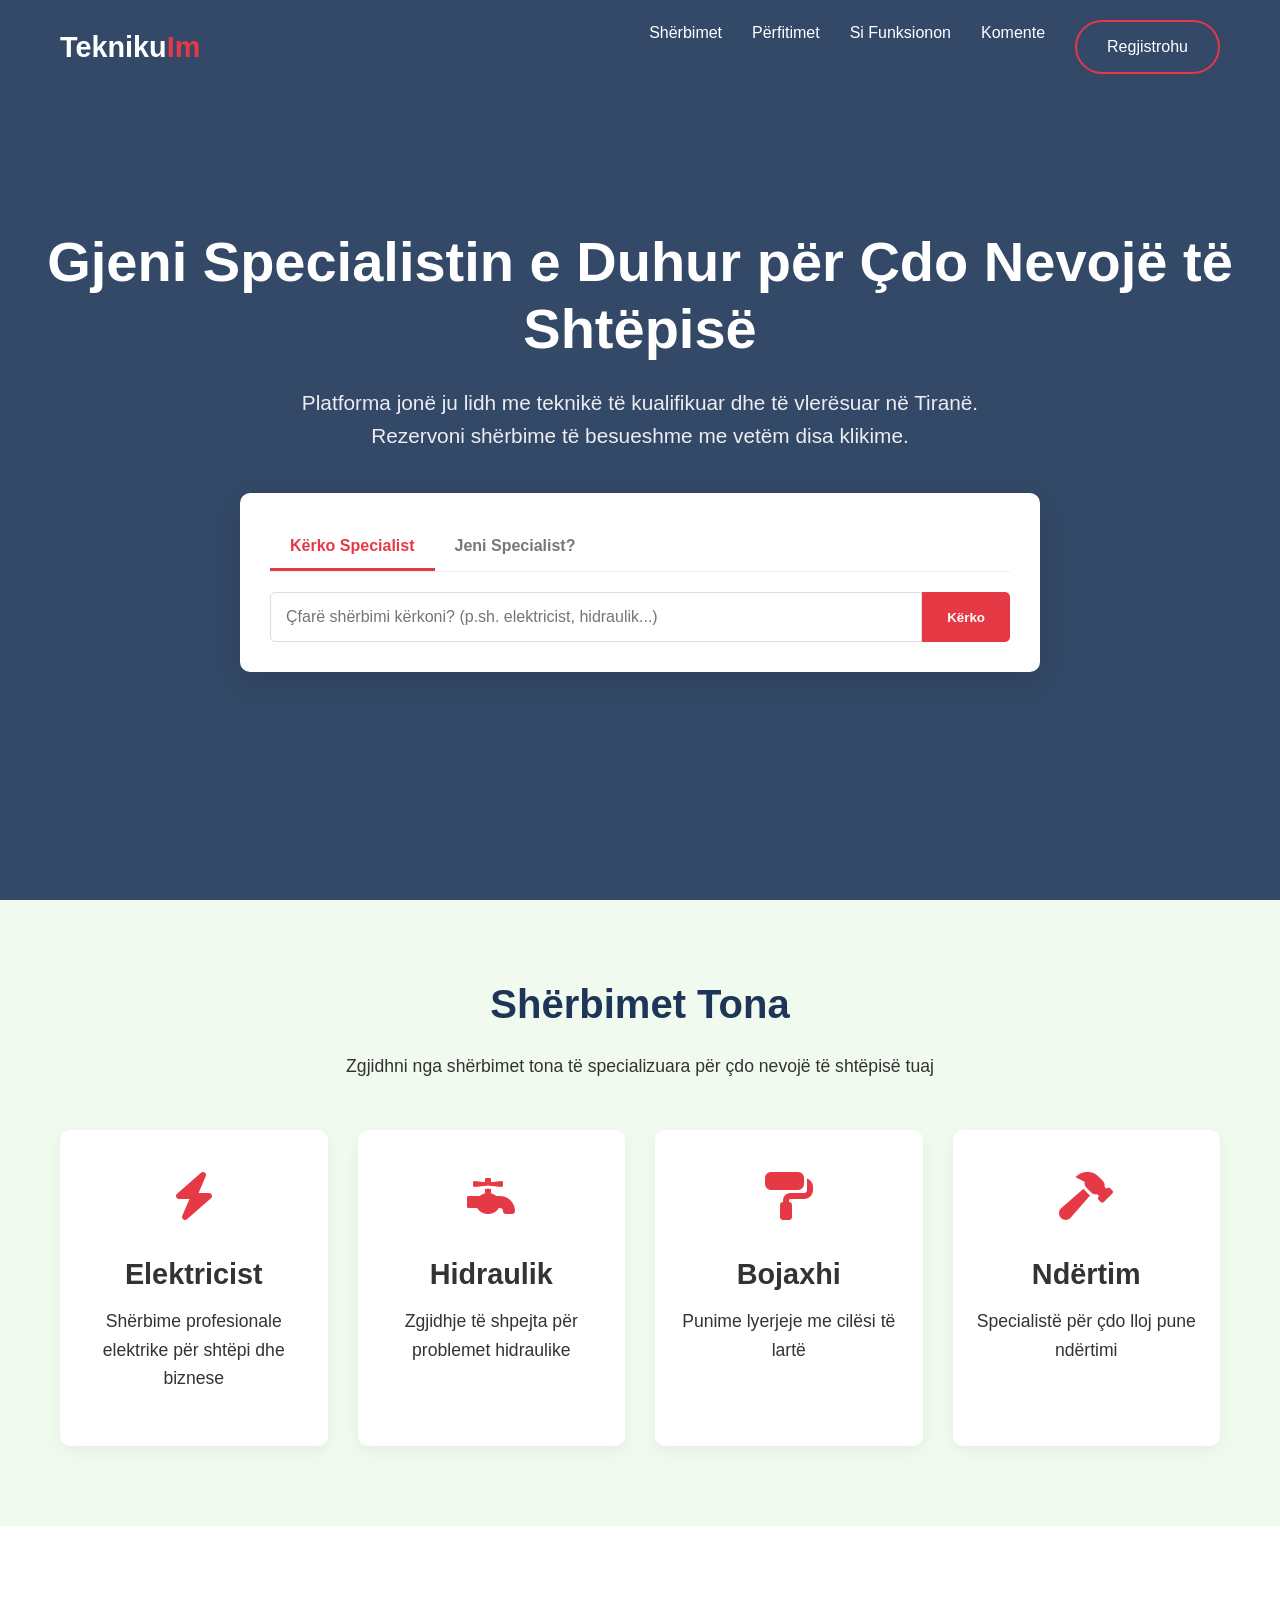
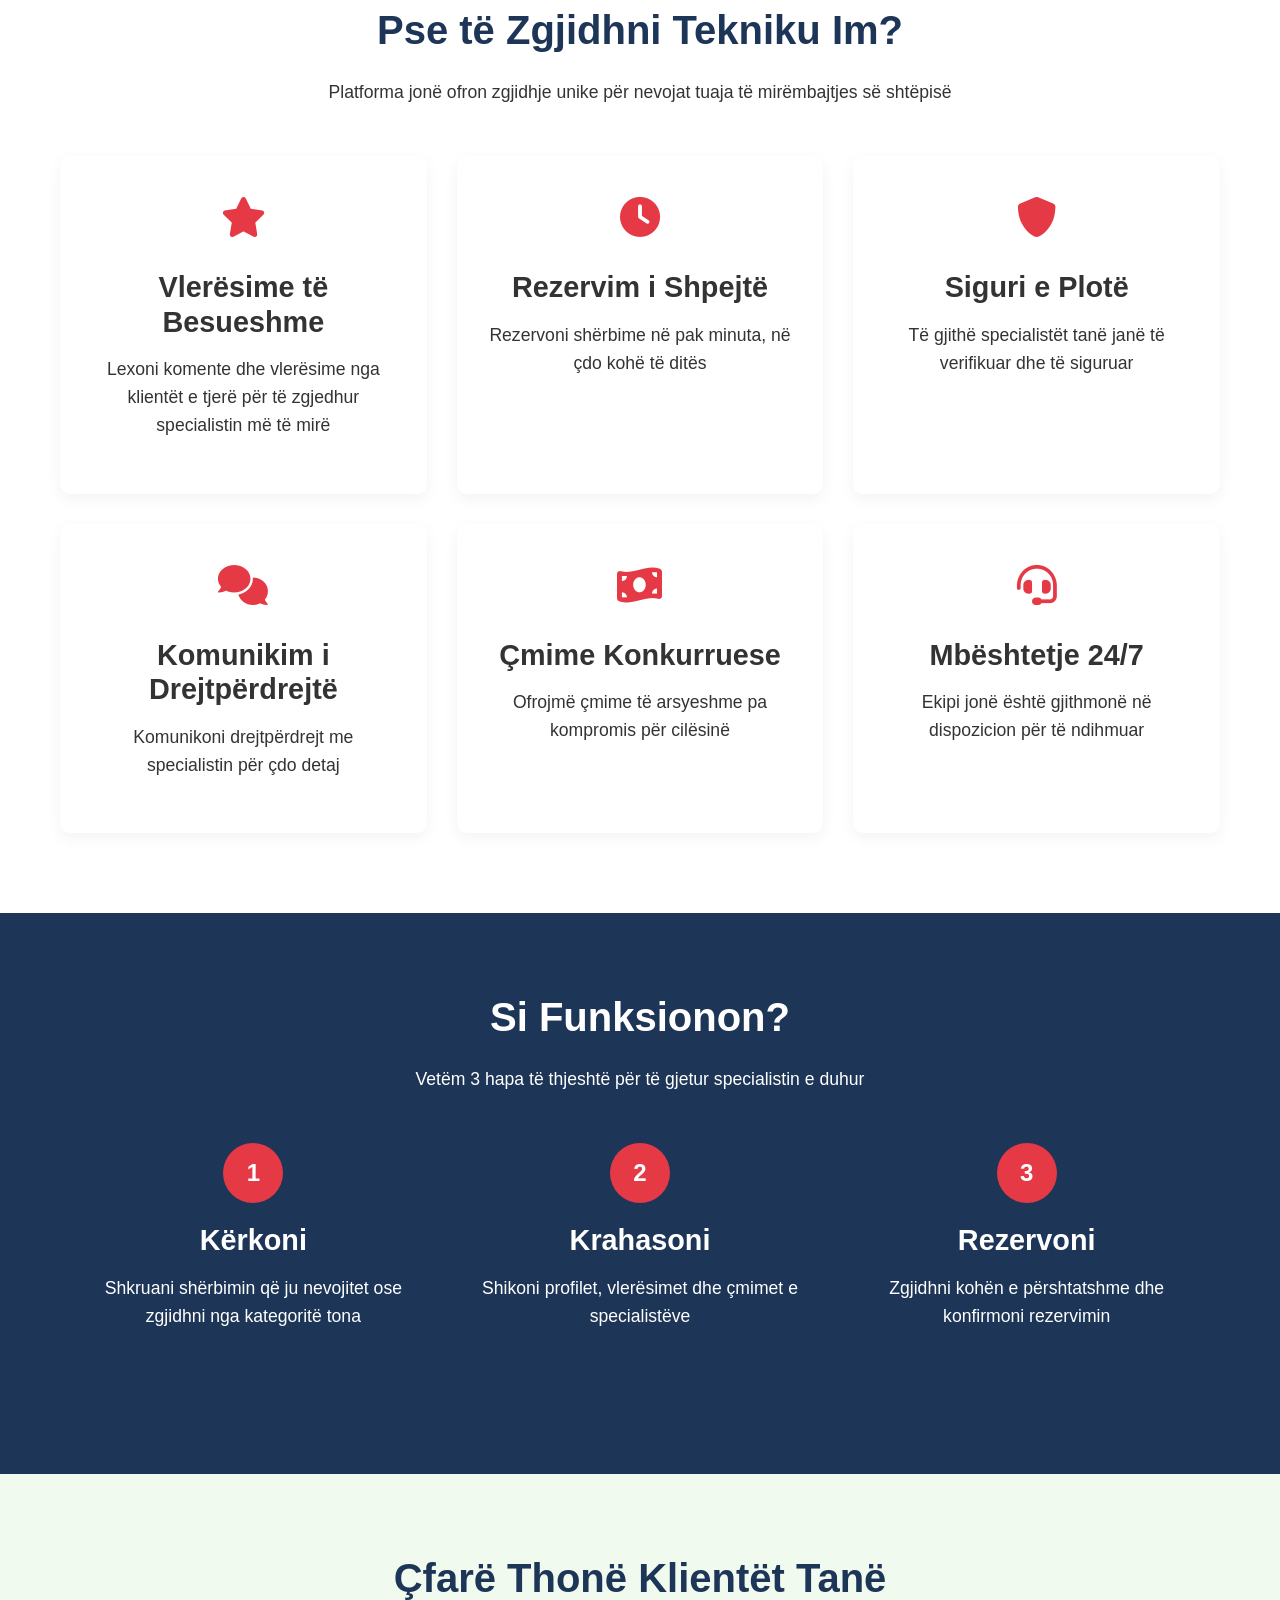
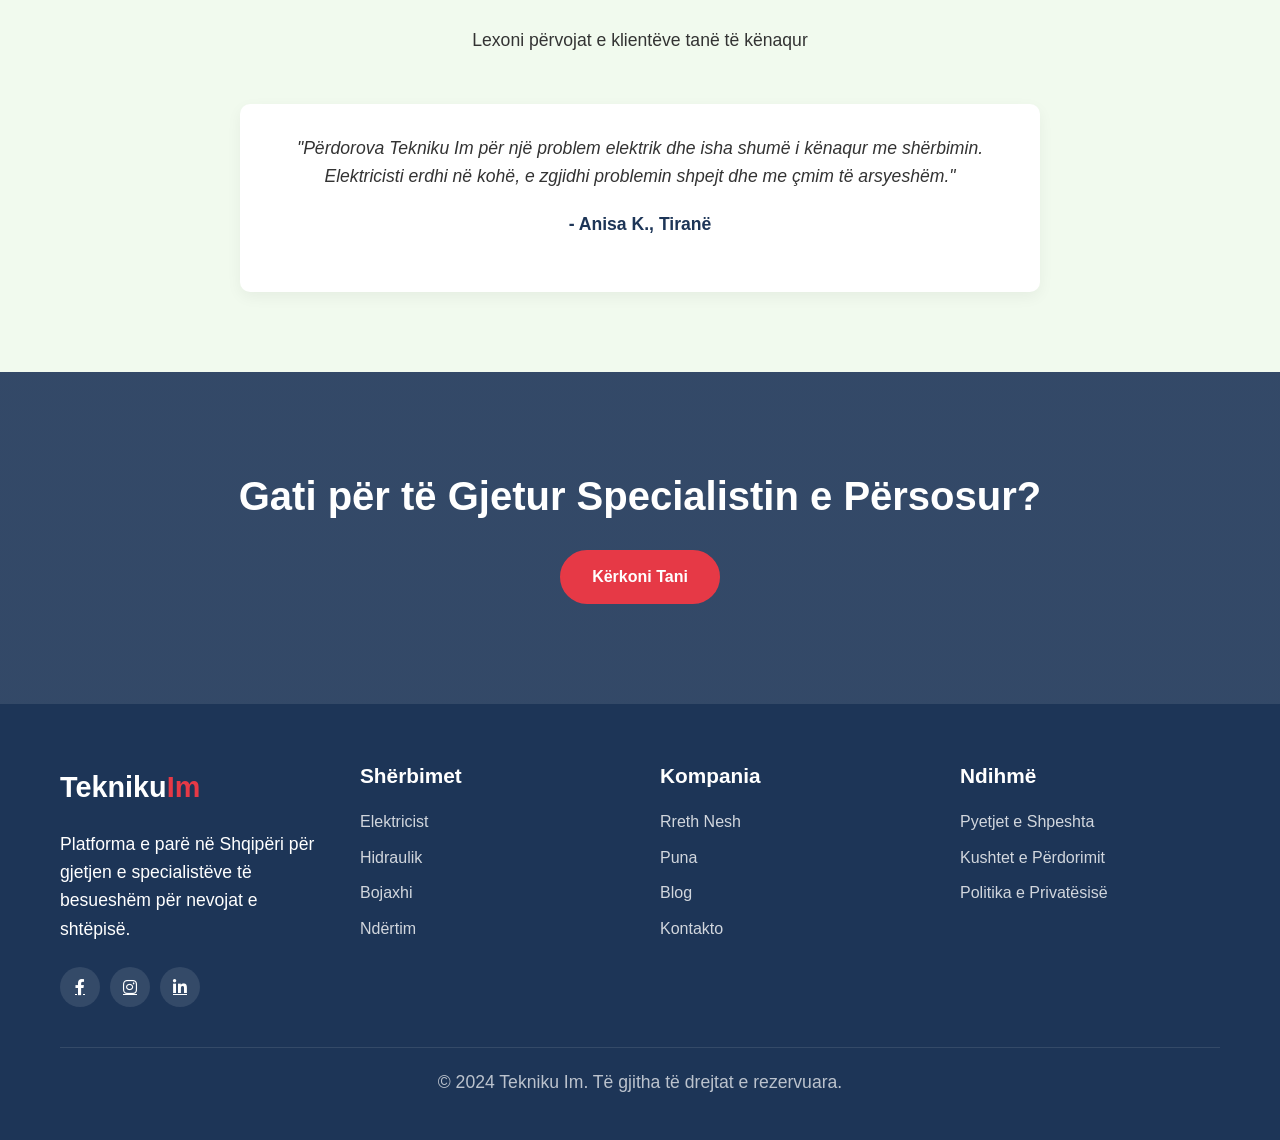
<file: Dea_projekt/index.html>
<?php
// Start session and include config at the very top
session_start();
require_once 'includes/config.php';

// Check if user is logged in
$loggedIn = isset($_SESSION['user']);
$userType = $loggedIn ? $_SESSION['user']['type'] : null;
?>

<!DOCTYPE html>
<html lang="sq">
<head>
    <meta charset="UTF-8">
    <meta name="viewport" content="width=device-width, initial-scale=1.0">
    <title>Tekniku Im - Platforma e Specialistëve për Shtëpinë Tua</title>
    <link rel="stylesheet" href="https://cdnjs.cloudflare.com/ajax/libs/font-awesome/6.0.0-beta3/css/all.min.css">
    <style>
        :root {
            --primary: #E63946; /* Vibrant red for accents */
            --secondary: #1D3557; /* Dark blue for headings */
            --light: #F1FAEE; /* Light background */
            --accent: #A8DADC; /* Light blue accent */
            --text: #333333; /* Main text color */
        }

        /* Base Styles */
        * {
            margin: 0;
            padding: 0;
            box-sizing: border-box;
        }

        body {
            font-family: 'Segoe UI', Tahoma, Geneva, Verdana, sans-serif;
            color: var(--text);
            line-height: 1.6;
            overflow-x: hidden;
        }

        .container {
            width: 100%;
            max-width: 1200px;
            margin: 0 auto;
            padding: 0 20px;
        }

        section {
            padding: 80px 0;
        }

        h1, h2, h3 {
            font-weight: 700;
            line-height: 1.2;
        }

        h2 {
            font-size: 2.5rem;
            margin-bottom: 1.5rem;
            color: var(--secondary);
        }

        h3 {
            font-size: 1.8rem;
            margin-bottom: 1rem;
        }

        p {
            margin-bottom: 1.5rem;
            font-size: 1.1rem;
        }

        .btn {
            display: inline-block;
            background: var(--primary);
            color: white;
            padding: 12px 30px;
            border-radius: 50px;
            text-decoration: none;
            font-weight: 600;
            transition: all 0.3s ease;
            border: 2px solid var(--primary);
        }

        .btn:hover {
            background: transparent;
            color: var(--primary);
        }

        .btn-secondary {
            background: transparent;
            color: var(--primary);
            border-color: var(--primary);
        }

        .btn-secondary:hover {
            background: var(--primary);
            color: white;
        }

        /* Header */
        header {
            background: linear-gradient(rgba(29, 53, 87, 0.9), rgba(29, 53, 87, 0.9)), url('https://images.unsplash.com/photo-1600585154340-be6161a56a0c?ixlib=rb-1.2.1&auto=format&fit=crop&w=1350&q=80') no-repeat center center/cover;
            color: white;
            min-height: 100vh;
            display: flex;
            align-items: center;
            text-align: center;
            position: relative;
        }

        .header-content {
            width: 100%;
            padding: 0 20px;
        }

        .header-content h1 {
            font-size: 3.5rem;
            margin-bottom: 1.5rem;
            color: white;
        }

        .header-content p {
            font-size: 1.3rem;
            max-width: 700px;
            margin: 0 auto 2rem;
            color: rgba(255,255,255,0.9);
        }

        /* Navigation */
        nav {
            position: fixed;
            top: 0;
            left: 0;
            width: 100%;
            padding: 20px 0;
            z-index: 1000;
            transition: all 0.3s ease;
        }

        nav.scrolled {
            background: white;
            box-shadow: 0 5px 20px rgba(0,0,0,0.1);
            padding: 15px 0;
        }

        nav.scrolled .logo,
        nav.scrolled a {
            color: var(--secondary);
        }

        nav.scrolled a:hover {
            color: var(--primary);
        }

        .nav-container {
            display: flex;
            justify-content: space-between;
            align-items: center;
        }

        .logo {
            font-size: 1.8rem;
            font-weight: 700;
            color: white;
            text-decoration: none;
        }

        .logo span {
            color: var(--primary);
        }

        .nav-links {
            display: flex;
            list-style: none;
        }

        .nav-links li {
            margin-left: 30px;
        }

        .nav-links a {
            color: white;
            text-decoration: none;
            font-weight: 500;
            transition: color 0.3s ease;
        }

        .nav-links a:hover {
            color: var(--accent);
        }

        /* Search Box */
        .search-box {
            background: white;
            padding: 30px;
            border-radius: 10px;
            max-width: 800px;
            margin: 40px auto 0;
            box-shadow: 0 10px 30px rgba(0,0,0,0.1);
        }

        .search-tabs {
            display: flex;
            margin-bottom: 20px;
            border-bottom: 1px solid #eee;
        }

        .search-tab {
            padding: 10px 20px;
            cursor: pointer;
            font-weight: 600;
            color: #777;
            border-bottom: 3px solid transparent;
            transition: all 0.3s ease;
        }

        .search-tab.active {
            color: var(--primary);
            border-bottom-color: var(--primary);
        }

        .search-form {
            display: flex;
        }

        .search-input {
            flex: 1;
            padding: 15px;
            border: 1px solid #ddd;
            border-radius: 5px 0 0 5px;
            font-size: 1rem;
        }

        .search-btn {
            background: var(--primary);
            color: white;
            border: none;
            padding: 0 25px;
            border-radius: 0 5px 5px 0;
            cursor: pointer;
            font-weight: 600;
            transition: background 0.3s ease;
        }

        .search-btn:hover {
            background: #c1121f;
        }

        /* Services Section */
        .services {
            background: var(--light);
            text-align: center;
        }

        .services-grid {
            display: grid;
            grid-template-columns: repeat(auto-fit, minmax(250px, 1fr));
            gap: 30px;
            margin-top: 50px;
        }

        .service-card {
            background: white;
            border-radius: 10px;
            padding: 30px 20px;
            box-shadow: 0 5px 15px rgba(0,0,0,0.05);
            transition: transform 0.3s ease, box-shadow 0.3s ease;
        }

        .service-card:hover {
            transform: translateY(-10px);
            box-shadow: 0 15px 30px rgba(0,0,0,0.1);
        }

        .service-icon {
            font-size: 3rem;
            color: var(--primary);
            margin-bottom: 20px;
        }

        /* Features Section */
        .features {
            text-align: center;
        }

        .features-grid {
            display: grid;
            grid-template-columns: repeat(auto-fit, minmax(300px, 1fr));
            gap: 30px;
            margin-top: 50px;
        }

        .feature-card {
            padding: 30px;
            border-radius: 10px;
            background: white;
            box-shadow: 0 5px 15px rgba(0,0,0,0.05);
            transition: all 0.3s ease;
        }

        .feature-card:hover {
            transform: translateY(-5px);
            box-shadow: 0 10px 25px rgba(0,0,0,0.1);
        }

        .feature-icon {
            font-size: 2.5rem;
            color: var(--primary);
            margin-bottom: 20px;
        }

        /* How It Works */
        .how-it-works {
            background: var(--secondary);
            color: white;
            text-align: center;
        }

        .how-it-works h2 {
            color: white;
        }

        .steps {
            display: flex;
            justify-content: space-between;
            margin-top: 50px;
            flex-wrap: wrap;
        }

        .step {
            flex: 1;
            min-width: 250px;
            padding: 0 20px;
            position: relative;
            margin-bottom: 40px;
        }

        .step-number {
            background: var(--primary);
            color: white;
            width: 60px;
            height: 60px;
            border-radius: 50%;
            display: flex;
            align-items: center;
            justify-content: center;
            margin: 0 auto 20px;
            font-weight: bold;
            font-size: 1.5rem;
        }

        /* Testimonials */
        .testimonials {
            background: var(--light);
            text-align: center;
        }

        .testimonial-slider {
            max-width: 800px;
            margin: 50px auto 0;
        }

        .testimonial {
            background: white;
            padding: 30px;
            border-radius: 10px;
            box-shadow: 0 5px 15px rgba(0,0,0,0.05);
        }

        .testimonial-text {
            font-style: italic;
            margin-bottom: 20px;
            font-size: 1.1rem;
        }

        .testimonial-author {
            font-weight: 600;
            color: var(--secondary);
        }

        /* CTA Section */
        .cta {
            background: linear-gradient(rgba(29, 53, 87, 0.9), rgba(29, 53, 87, 0.9)), url('https://images.unsplash.com/photo-1600585154340-be6161a56a0c?ixlib=rb-1.2.1&auto=format&fit=crop&w=1350&q=80') no-repeat center center/cover;
            color: white;
            text-align: center;
            padding: 100px 0;
        }

        .cta h2 {
            color: white;
            margin-bottom: 30px;
        }

        /* Footer */
        footer {
            background: var(--secondary);
            color: white;
            padding: 60px 0 20px;
        }

        .footer-content {
            display: grid;
            grid-template-columns: repeat(auto-fit, minmax(200px, 1fr));
            gap: 40px;
            margin-bottom: 40px;
        }

        .footer-logo {
            font-size: 1.8rem;
            font-weight: 700;
            margin-bottom: 20px;
            color: white;
        }

        .footer-logo span {
            color: var(--primary);
        }

        .footer-links h3 {
            color: white;
            margin-bottom: 20px;
            font-size: 1.3rem;
        }

        .footer-links ul {
            list-style: none;
        }

        .footer-links li {
            margin-bottom: 10px;
        }

        .footer-links a {
            color: rgba(255,255,255,0.8);
            text-decoration: none;
            transition: color 0.3s ease;
        }

        .footer-links a:hover {
            color: var(--primary);
        }

        .social-links {
            display: flex;
            margin-top: 20px;
        }

        .social-links a {
            display: flex;
            align-items: center;
            justify-content: center;
            width: 40px;
            height: 40px;
            border-radius: 50%;
            background: rgba(255,255,255,0.1);
            color: white;
            margin-right: 10px;
            transition: all 0.3s ease;
        }

        .social-links a:hover {
            background: var(--primary);
            transform: translateY(-3px);
        }

        .copyright {
            text-align: center;
            padding-top: 20px;
            border-top: 1px solid rgba(255,255,255,0.1);
            color: rgba(255,255,255,0.7);
            font-size: 0.9rem;
        }

        /* Animations */
        .fade-in {
            opacity: 0;
            transform: translateY(30px);
            transition: all 0.6s ease;
        }

        .fade-in.active {
            opacity: 1;
            transform: translateY(0);
        }

        /* Responsive */
        @media (max-width: 768px) {
            h1 {
                font-size: 2.5rem;
            }

            h2 {
                font-size: 2rem;
            }

            .nav-links {
                display: none;
            }

            .steps {
                flex-direction: column;
            }

            .step {
                margin-bottom: 40px;
            }

            section {
                padding: 60px 0;
            }
        }
    </style>
</head>
<body>
<!-- Navigation -->
<nav id="navbar">
    <div class="container nav-container">
        <a href="#" class="logo">Tekniku<span>Im</span></a>
        <ul class="nav-links">
            <li><a href="#services">Shërbimet</a></li>
            <li><a href="#features">Përfitimet</a></li>
            <li><a href="#how-it-works">Si Funksionon</a></li>
            <li><a href="#testimonials">Komente</a></li>
            <li><a href="register.html" class="btn btn-secondary">Regjistrohu</a></li>
        </ul>
    </div>
</nav>

<!-- Header -->
<header>
    <div class="header-content">
        <h1>Gjeni Specialistin e Duhur për Çdo Nevojë të Shtëpisë</h1>
        <p>Platforma jonë ju lidh me teknikë të kualifikuar dhe të vlerësuar në Tiranë. Rezervoni shërbime të besueshme me vetëm disa klikime.</p>
        <div class="search-box fade-in">
            <div class="search-tabs">
                <div class="search-tab active">Kërko Specialist</div>
                <div class="search-tab">Jeni Specialist?</div>
            </div>
            <form class="search-form">
                <input type="text" class="search-input" placeholder="Çfarë shërbimi kërkoni? (p.sh. elektricist, hidraulik...)">
                <button type="submit" class="search-btn">Kërko</button>
            </form>
        </div>
    </div>
</header>

<!-- Services Section -->
<section id="services" class="services">
    <div class="container">
        <h2 class="fade-in">Shërbimet Tona</h2>
        <p class="fade-in">Zgjidhni nga shërbimet tona të specializuara për çdo nevojë të shtëpisë tuaj</p>

        <div class="services-grid">
            <div class="service-card fade-in">
                <div class="service-icon"><i class="fas fa-bolt"></i></div>
                <h3>Elektricist</h3>
                <p>Shërbime profesionale elektrike për shtëpi dhe biznese</p>
            </div>

            <div class="service-card fade-in">
                <div class="service-icon"><i class="fas fa-faucet"></i></div>
                <h3>Hidraulik</h3>
                <p>Zgjidhje të shpejta për problemet hidraulike</p>
            </div>

            <div class="service-card fade-in">
                <div class="service-icon"><i class="fas fa-paint-roller"></i></div>
                <h3>Bojaxhi</h3>
                <p>Punime lyerjeje me cilësi të lartë</p>
            </div>

            <div class="service-card fade-in">
                <div class="service-icon"><i class="fas fa-hammer"></i></div>
                <h3>Ndërtim</h3>
                <p>Specialistë për çdo lloj pune ndërtimi</p>
            </div>
        </div>
    </div>
</section>

<!-- Features Section -->
<section id="features" class="features">
    <div class="container">
        <h2 class="fade-in">Pse të Zgjidhni Tekniku Im?</h2>
        <p class="fade-in">Platforma jonë ofron zgjidhje unike për nevojat tuaja të mirëmbajtjes së shtëpisë</p>

        <div class="features-grid">
            <div class="feature-card fade-in">
                <div class="feature-icon"><i class="fas fa-star"></i></div>
                <h3>Vlerësime të Besueshme</h3>
                <p>Lexoni komente dhe vlerësime nga klientët e tjerë për të zgjedhur specialistin më të mirë</p>
            </div>

            <div class="feature-card fade-in">
                <div class="feature-icon"><i class="fas fa-clock"></i></div>
                <h3>Rezervim i Shpejtë</h3>
                <p>Rezervoni shërbime në pak minuta, në çdo kohë të ditës</p>
            </div>

            <div class="feature-card fade-in">
                <div class="feature-icon"><i class="fas fa-shield-alt"></i></div>
                <h3>Siguri e Plotë</h3>
                <p>Të gjithë specialistët tanë janë të verifikuar dhe të siguruar</p>
            </div>

            <div class="feature-card fade-in">
                <div class="feature-icon"><i class="fas fa-comments"></i></div>
                <h3>Komunikim i Drejtpërdrejtë</h3>
                <p>Komunikoni drejtpërdrejt me specialistin për çdo detaj</p>
            </div>

            <div class="feature-card fade-in">
                <div class="feature-icon"><i class="fas fa-money-bill-wave"></i></div>
                <h3>Çmime Konkurruese</h3>
                <p>Ofrojmë çmime të arsyeshme pa kompromis për cilësinë</p>
            </div>

            <div class="feature-card fade-in">
                <div class="feature-icon"><i class="fas fa-headset"></i></div>
                <h3>Mbështetje 24/7</h3>
                <p>Ekipi jonë është gjithmonë në dispozicion për të ndihmuar</p>
            </div>
        </div>
    </div>
</section>

<!-- How It Works Section -->
<section id="how-it-works" class="how-it-works">
    <div class="container">
        <h2 class="fade-in">Si Funksionon?</h2>
        <p class="fade-in">Vetëm 3 hapa të thjeshtë për të gjetur specialistin e duhur</p>

        <div class="steps">
            <div class="step fade-in">
                <div class="step-number">1</div>
                <h3>Kërkoni</h3>
                <p>Shkruani shërbimin që ju nevojitet ose zgjidhni nga kategoritë tona</p>
            </div>

            <div class="step fade-in">
                <div class="step-number">2</div>
                <h3>Krahasoni</h3>
                <p>Shikoni profilet, vlerësimet dhe çmimet e specialistëve</p>
            </div>

            <div class="step fade-in">
                <div class="step-number">3</div>
                <h3>Rezervoni</h3>
                <p>Zgjidhni kohën e përshtatshme dhe konfirmoni rezervimin</p>
            </div>
        </div>
    </div>
</section>

<!-- Testimonials Section -->
<section id="testimonials" class="testimonials">
    <div class="container">
        <h2 class="fade-in">Çfarë Thonë Klientët Tanë</h2>
        <p class="fade-in">Lexoni përvojat e klientëve tanë të kënaqur</p>

        <div class="testimonial-slider fade-in">
            <div class="testimonial">
                <p class="testimonial-text">"Përdorova Tekniku Im për një problem elektrik dhe isha shumë i kënaqur me shërbimin. Elektricisti erdhi në kohë, e zgjidhi problemin shpejt dhe me çmim të arsyeshëm."</p>
                <p class="testimonial-author">- Anisa K., Tiranë</p>
            </div>
        </div>
    </div>
</section>

<!-- CTA Section -->
<section class="cta">
    <div class="container">
        <h2 class="fade-in">Gati për të Gjetur Specialistin e Përsosur?</h2>
        <a href="#" class="btn fade-in">Kërkoni Tani</a>
    </div>
</section>

<!-- Footer -->
<footer>
    <div class="container">
        <div class="footer-content">
            <div class="footer-about">
                <div class="footer-logo">Tekniku<span>Im</span></div>
                <p>Platforma e parë në Shqipëri për gjetjen e specialistëve të besueshëm për nevojat e shtëpisë.</p>
                <div class="social-links">
                    <a href="#"><i class="fab fa-facebook-f"></i></a>
                    <a href="#"><i class="fab fa-instagram"></i></a>
                    <a href="#"><i class="fab fa-linkedin-in"></i></a>
                </div>
            </div>

            <div class="footer-links">
                <h3>Shërbimet</h3>
                <ul>
                    <li><a href="#">Elektricist</a></li>
                    <li><a href="#">Hidraulik</a></li>
                    <li><a href="#">Bojaxhi</a></li>
                    <li><a href="#">Ndërtim</a></li>
                </ul>
            </div>

            <div class="footer-links">
                <h3>Kompania</h3>
                <ul>
                    <li><a href="#">Rreth Nesh</a></li>
                    <li><a href="#">Puna</a></li>
                    <li><a href="#">Blog</a></li>
                    <li><a href="#">Kontakto</a></li>
                </ul>
            </div>

            <div class="footer-links">
                <h3>Ndihmë</h3>
                <ul>
                    <li><a href="#">Pyetjet e Shpeshta</a></li>
                    <li><a href="#">Kushtet e Përdorimit</a></li>
                    <li><a href="#">Politika e Privatësisë</a></li>
                </ul>
            </div>
        </div>

        <div class="copyright">
            <p>&copy; 2024 Tekniku Im. Të gjitha të drejtat e rezervuara.</p>
        </div>
    </div>
</footer>

<script>
    // Navigation scroll effect
    window.addEventListener('scroll', function() {
        const navbar = document.getElementById('navbar');
        if (window.scrollY > 50) {
            navbar.classList.add('scrolled');
        } else {
            navbar.classList.remove('scrolled');
        }
    });

    // Scroll animations
    const fadeElements = document.querySelectorAll('.fade-in');

    const fadeObserver = new IntersectionObserver((entries) => {
        entries.forEach(entry => {
            if (entry.isIntersecting) {
                entry.target.classList.add('active');
            }
        });
    }, { threshold: 0.1 });

    fadeElements.forEach(element => {
        fadeObserver.observe(element);
    });

    // Search tabs functionality
    const searchTabs = document.querySelectorAll('.search-tab');

    searchTabs.forEach(tab => {
        tab.addEventListener('click', function() {
            searchTabs.forEach(t => t.classList.remove('active'));
            this.classList.add('active');
        });
    });

    // Smooth scrolling for navigation links
    document.querySelectorAll('a[href^="#"]').forEach(anchor => {
        anchor.addEventListener('click', function(e) {
            e.preventDefault();

            const targetId = this.getAttribute('href');
            if (targetId === '#') return;

            const targetElement = document.querySelector(targetId);
            if (targetElement) {
                window.scrollTo({
                    top: targetElement.offsetTop - 80,
                    behavior: 'smooth'
                });
            }
        });
    });
</script>
</body>
</html>
</file>
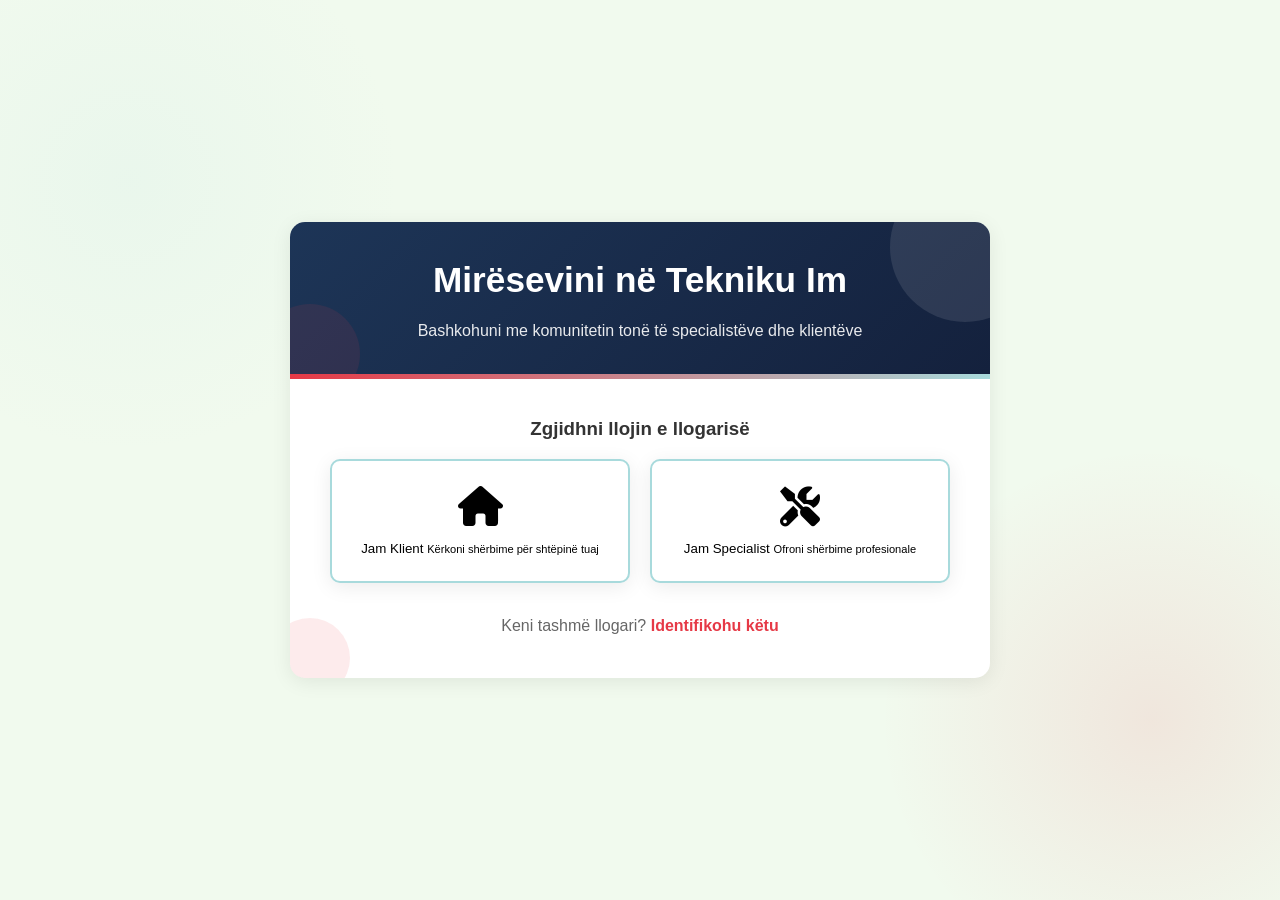
<file: Dea_projekt/register.html>
<!DOCTYPE html>
<html lang="sq">
<head>
    <meta charset="UTF-8">
    <meta name="viewport" content="width=device-width, initial-scale=1.0">
    <title>Regjistrohu - Tekniku Im</title>
    <link rel="stylesheet" href="https://cdnjs.cloudflare.com/ajax/libs/font-awesome/6.0.0-beta3/css/all.min.css">
    <style>
        :root {
            --primary: #E63946;
            --secondary: #1D3557;
            --light: #F1FAEE;
            --accent: #A8DADC;
            --text: #333333;
            --soft-shadow: 0 4px 20px rgba(0, 0, 0, 0.08);
        }

        * {
            margin: 0;
            padding: 0;
            box-sizing: border-box;
        }

        body {
            font-family: 'Segoe UI', Tahoma, Geneva, Verdana, sans-serif;
            background-color: var(--light);
            color: var(--text);
            line-height: 1.6;
            background-image:
                    radial-gradient(circle at 10% 20%, rgba(168, 218, 220, 0.1) 0%, transparent 20%),
                    radial-gradient(circle at 90% 80%, rgba(230, 57, 70, 0.1) 0%, transparent 20%);
            background-attachment: fixed;
        }

        .container {
            max-width: 1200px;
            margin: 0 auto;
            padding: 20px;
            min-height: 100vh;
            display: flex;
            align-items: center;
            justify-content: center;
        }

        .auth-container {
            max-width: 700px;
            width: 100%;
            margin: 30px auto;
            background: white;
            border-radius: 15px;
            box-shadow: var(--soft-shadow);
            overflow: hidden;
            position: relative;
            z-index: 1;
            transition: transform 0.3s ease, box-shadow 0.3s ease;
        }

        .auth-container:hover {
            transform: translateY(-5px);
            box-shadow: 0 10px 30px rgba(0,0,0,0.15);
        }

        .auth-header {
            background: linear-gradient(135deg, var(--secondary), #14213d);
            color: white;
            padding: 30px 20px;
            text-align: center;
            position: relative;
            overflow: hidden;
        }

        .auth-header::before {
            content: "";
            position: absolute;
            top: -50px;
            right: -50px;
            width: 150px;
            height: 150px;
            background: rgba(255,255,255,0.1);
            border-radius: 50%;
        }

        .auth-header::after {
            content: "";
            position: absolute;
            bottom: -30px;
            left: -30px;
            width: 100px;
            height: 100px;
            background: rgba(230, 57, 70, 0.1);
            border-radius: 50%;
        }

        .auth-header h2 {
            font-size: 2.2rem;
            margin-bottom: 10px;
            position: relative;
            z-index: 1;
        }

        .auth-header p {
            opacity: 0.9;
            font-size: 1rem;
            position: relative;
            z-index: 1;
        }

        .auth-body {
            padding: 40px;
            position: relative;
        }

        .auth-body::before {
            content: "";
            position: absolute;
            top: 0;
            left: 0;
            right: 0;
            height: 5px;
            background: linear-gradient(90deg, var(--primary), var(--accent));
        }

        .form-group {
            margin-bottom: 25px;
            position: relative;
        }

        .form-group label {
            display: block;
            margin-bottom: 10px;
            font-weight: 600;
            color: var(--secondary);
            font-size: 0.95rem;
        }

        .form-group input,
        .form-group select,
        .form-group textarea {
            width: 100%;
            padding: 15px;
            border: 2px solid #e0e0e0;
            border-radius: 8px;
            font-size: 1rem;
            transition: all 0.3s ease;
            background-color: #f9f9f9;
        }

        .form-group input:focus,
        .form-group select:focus,
        .form-group textarea:focus {
            border-color: var(--accent);
            background-color: white;
            box-shadow: 0 0 0 3px rgba(168, 218, 220, 0.3);
            outline: none;
        }

        .form-group textarea {
            min-height: 120px;
            resize: vertical;
        }

        .btn {
            display: inline-block;
            background: var(--primary);
            color: white;
            padding: 15px 30px;
            border: none;
            border-radius: 8px;
            cursor: pointer;
            font-size: 1rem;
            font-weight: 600;
            text-align: center;
            transition: all 0.3s ease;
            position: relative;
            overflow: hidden;
        }

        .btn::after {
            content: "";
            position: absolute;
            top: 0;
            left: 0;
            width: 100%;
            height: 100%;
            background: linear-gradient(rgba(255,255,255,0.1), rgba(255,255,255,0));
            opacity: 0;
            transition: opacity 0.3s ease;
        }

        .btn:hover {
            background: #c1121f;
            transform: translateY(-2px);
            box-shadow: 0 5px 15px rgba(230, 57, 70, 0.3);
        }

        .btn:hover::after {
            opacity: 1;
        }

        .btn:active {
            transform: translateY(0);
        }

        .btn-block {
            display: block;
            width: 100%;
        }

        .btn-secondary {
            background: var(--secondary);
        }

        .btn-secondary:hover {
            background: #14213d;
            box-shadow: 0 5px 15px rgba(29, 53, 87, 0.3);
        }

        .text-center {
            text-align: center;
        }

        .mt-3 {
            margin-top: 15px;
        }

        .mb-3 {
            margin-bottom: 15px;
        }

        .user-type-selector {
            display: flex;
            gap: 20px;
            margin-bottom: 30px;
        }

        .user-type-btn {
            flex: 1;
            padding: 25px 15px;
            border: 2px solid var(--accent);
            border-radius: 10px;
            background: white;
            cursor: pointer;
            text-align: center;
            transition: all 0.3s ease;
            box-shadow: var(--soft-shadow);
        }

        .user-type-btn:hover {
            border-color: var(--primary);
            transform: translateY(-5px);
            box-shadow: 0 8px 25px rgba(0,0,0,0.1);
        }

        .user-type-btn.active {
            background: var(--primary);
            color: white;
            border-color: var(--primary);
        }

        .user-type-btn i {
            font-size: 2.5rem;
            margin-bottom: 15px;
            display: block;
            transition: all 0.3s ease;
        }

        .user-type-btn:hover i {
            transform: scale(1.1);
        }

        .error {
            color: var(--primary);
            background: rgba(230, 57, 70, 0.1);
            padding: 15px;
            border-radius: 8px;
            margin-bottom: 25px;
            text-align: center;
            border-left: 4px solid var(--primary);
            animation: fadeIn 0.5s ease;
        }

        .success {
            color: #2e7d32;
            background: rgba(46, 125, 50, 0.1);
            padding: 15px;
            border-radius: 8px;
            margin-bottom: 25px;
            text-align: center;
            border-left: 4px solid #2e7d32;
            animation: fadeIn 0.5s ease;
        }

        .login-toggle {
            margin-top: 25px;
            text-align: center;
            color: #666;
        }

        .login-toggle a {
            color: var(--primary);
            text-decoration: none;
            font-weight: 600;
            transition: all 0.3s ease;
            position: relative;
        }

        .login-toggle a::after {
            content: "";
            position: absolute;
            bottom: -2px;
            left: 0;
            width: 0;
            height: 2px;
            background: var(--primary);
            transition: width 0.3s ease;
        }

        .login-toggle a:hover::after {
            width: 100%;
        }

        .hidden {
            display: none;
        }

        .form-section-title {
            color: var(--secondary);
            margin-bottom: 20px;
            padding-bottom: 10px;
            border-bottom: 2px solid var(--accent);
            position: relative;
        }

        .form-section-title::after {
            content: "";
            position: absolute;
            bottom: -2px;
            left: 0;
            width: 50px;
            height: 2px;
            background: var(--primary);
        }

        .floating-decoration {
            position: absolute;
            width: 100px;
            height: 100px;
            border-radius: 50%;
            background: rgba(168, 218, 220, 0.3);
            z-index: -1;
        }

        .decoration-1 {
            top: -30px;
            right: -30px;
        }

        .decoration-2 {
            bottom: -20px;
            left: -20px;
            width: 80px;
            height: 80px;
            background: rgba(230, 57, 70, 0.1);
        }

        @keyframes fadeIn {
            from { opacity: 0; transform: translateY(10px); }
            to { opacity: 1; transform: translateY(0); }
        }

        @media (max-width: 768px) {
            .auth-container {
                margin: 20px auto;
            }

            .auth-body {
                padding: 25px;
            }

            .user-type-selector {
                flex-direction: column;
                gap: 15px;
            }

            .auth-header h2 {
                font-size: 1.8rem;
            }
        }
    </style>
</head>
<body>
<div class="container">
    <div class="auth-container">
        <div class="floating-decoration decoration-1"></div>
        <div class="floating-decoration decoration-2"></div>

        <div class="auth-header">
            <h2>Mirësevini në Tekniku Im</h2>
            <p>Bashkohuni me komunitetin tonë të specialistëve dhe klientëve</p>
        </div>

        <div class="auth-body">
            <div id="error-message" class="error hidden"></div>
            <div id="success-message" class="success hidden"></div>

            <!-- Initial selection -->
            <div id="type-selection">
                <h3 class="text-center mb-3">Zgjidhni llojin e llogarisë</h3>

                <div class="user-type-selector">
                    <button type="button" id="client-btn" class="user-type-btn">
                        <i class="fas fa-home"></i>
                        <span>Jam Klient</span>
                        <small class="description">Kërkoni shërbime për shtëpinë tuaj</small>
                    </button>

                    <button type="button" id="technician-btn" class="user-type-btn">
                        <i class="fas fa-tools"></i>
                        <span>Jam Specialist</span>
                        <small class="description">Ofroni shërbime profesionale</small>
                    </button>
                </div>

                <div class="login-toggle">
                    <p>Keni tashmë llogari? <a href="#" id="show-login">Identifikohu këtu</a></p>
                </div>
            </div>

            <!-- Login form -->
            <form id="login-form" class="hidden">
                <div class="form-group">
                    <label for="login-username">Emri i përdoruesit:</label>
                    <input type="text" id="login-username" required placeholder="Shkruani emrin e përdoruesit">
                </div>

                <div class="form-group">
                    <label for="login-password">Fjalëkalimi:</label>
                    <input type="password" id="login-password" required placeholder="Shkruani fjalëkalimin">
                </div>

                <button type="submit" class="btn btn-block">Identifikohu</button>

                <div class="login-toggle">
                    <p>Nuk keni llogari? <a href="#" id="hide-login">Kthehu te regjistrimi</a></p>
                </div>
            </form>

            <!-- Client registration form -->
            <form id="client-form" class="hidden">
                <h3 class="text-center mb-3">Regjistrohu si Klient</h3>

                <div class="form-group">
                    <label for="client-username">Emri i përdoruesit:</label>
                    <input type="text" id="client-username" required placeholder="Zgjidhni një emër përdoruesi">
                </div>

                <div class="form-group">
                    <label for="client-email">Email:</label>
                    <input type="email" id="client-email" required placeholder="Shkruani adresën tuaj email">
                </div>

                <div class="form-group">
                    <label for="client-password">Fjalëkalimi:</label>
                    <input type="password" id="client-password" required minlength="6" placeholder="Minimum 6 karaktere">
                </div>

                <button type="submit" class="btn btn-block">Regjistrohu</button>

                <div class="login-toggle">
                    <p>Keni tashmë llogari? <a href="#" id="show-login-client">Identifikohu këtu</a></p>
                </div>
            </form>

            <!-- Technician registration form -->
            <form id="technician-form" class="hidden">
                <h3 class="text-center mb-3">Regjistrohu si Specialist</h3>

                <h4 class="form-section-title">Të dhënat e llogarisë</h4>

                <div class="form-group">
                    <label for="tech-username">Emri i përdoruesit:</label>
                    <input type="text" id="tech-username" required placeholder="Zgjidhni një emër përdoruesi">
                </div>

                <div class="form-group">
                    <label for="tech-email">Email:</label>
                    <input type="email" id="tech-email" required placeholder="Shkruani adresën tuaj email">
                </div>

                <div class="form-group">
                    <label for="tech-password">Fjalëkalimi:</label>
                    <input type="password" id="tech-password" required minlength="6" placeholder="Minimum 6 karaktere">
                </div>

                <h4 class="form-section-title">Të dhënat profesionale</h4>

                <div class="form-group">
                    <label for="tech-name">Emri i plotë:</label>
                    <input type="text" id="tech-name" required placeholder="Shkruani emrin tuaj të plotë">
                </div>

                <div class="form-group">
                    <label for="tech-service">Lloji i shërbimit:</label>
                    <select id="tech-service" required>
                        <option value="" disabled selected>Zgjidhni llojin e shërbimit</option>
                        <option value="Elektricist">Elektricist</option>
                        <option value="Hidraulik">Hidraulik</option>
                        <option value="Bojaxhi">Bojaxhi</option>
                        <option value="Ndërtim">Ndërtim</option>
                        <option value="Pastrim">Pastrim</option>
                        <option value="Kopshtari">Kopshtari</option>
                    </select>
                </div>

                <div class="form-group">
                    <label for="tech-phone">Numri i telefonit:</label>
                    <input type="tel" id="tech-phone" required placeholder="Shkruani numrin e telefonit">
                </div>

                <div class="form-group">
                    <label for="tech-location">Vendndodhja (Qyteti):</label>
                    <input type="text" id="tech-location" required placeholder="Shkruani qytetin ku punoni">
                </div>

                <div class="form-group">
                    <label for="tech-desc">Përshkrim i shërbimeve:</label>
                    <textarea id="tech-desc" required placeholder="Përshkruani shërbimet që ofroni"></textarea>
                </div>

                <button type="submit" class="btn btn-block">Regjistrohu</button>

                <div class="login-toggle">
                    <p>Keni tashmë llogari? <a href="#" id="show-login-tech">Identifikohu këtu</a></p>
                </div>
            </form>
        </div>
    </div>
</div>

<script>
    // Initialize localStorage if empty
    if (!localStorage.getItem('teknikuImUsers')) {
        localStorage.setItem('teknikuImUsers', JSON.stringify([]));
    }
    if (!localStorage.getItem('teknikuImTechnicians')) {
        localStorage.setItem('teknikuImTechnicians', JSON.stringify([]));
    }

    // DOM elements
    const typeSelection = document.getElementById('type-selection');
    const loginForm = document.getElementById('login-form');
    const clientForm = document.getElementById('client-form');
    const technicianForm = document.getElementById('technician-form');
    const errorMessage = document.getElementById('error-message');
    const successMessage = document.getElementById('success-message');

    // Show/hide forms
    document.getElementById('client-btn').addEventListener('click', () => {
        typeSelection.classList.add('hidden');
        clientForm.classList.remove('hidden');
        window.scrollTo(0, 0);
    });

    document.getElementById('technician-btn').addEventListener('click', () => {
        typeSelection.classList.add('hidden');
        technicianForm.classList.remove('hidden');
        window.scrollTo(0, 0);
    });

    document.getElementById('show-login').addEventListener('click', (e) => {
        e.preventDefault();
        typeSelection.classList.add('hidden');
        loginForm.classList.remove('hidden');
        window.scrollTo(0, 0);
    });

    document.getElementById('hide-login').addEventListener('click', (e) => {
        e.preventDefault();
        loginForm.classList.add('hidden');
        typeSelection.classList.remove('hidden');
        window.scrollTo(0, 0);
    });

    document.getElementById('show-login-client').addEventListener('click', (e) => {
        e.preventDefault();
        clientForm.classList.add('hidden');
        loginForm.classList.remove('hidden');
        window.scrollTo(0, 0);
    });

    document.getElementById('show-login-tech').addEventListener('click', (e) => {
        e.preventDefault();
        technicianForm.classList.add('hidden');
        loginForm.classList.remove('hidden');
        window.scrollTo(0, 0);
    });

    // Form submissions
    loginForm.addEventListener('submit', (e) => {
        e.preventDefault();
        const username = document.getElementById('login-username').value;
        const password = document.getElementById('login-password').value;

        const users = JSON.parse(localStorage.getItem('teknikuImUsers'));
        const user = users.find(u => u.username === username && u.password === password);

        if (user) {
            showSuccess('Identifikimi u krye me sukses!');
            // In a real app, you would redirect to dashboard
            // window.location.href = user.type === 'client' ? 'client/dashboard.html' : 'technician/dashboard.html';
            setTimeout(() => {
                window.location.href = 'index.html'; // Redirect to homepage for demo
            }, 1500);
        } else {
            showError('Kredenciale të pasakta. Ju lutem provoni përsëri.');
        }
    });

    clientForm.addEventListener('submit', (e) => {
        e.preventDefault();
        const username = document.getElementById('client-username').value;
        const email = document.getElementById('client-email').value;
        const password = document.getElementById('client-password').value;

        const users = JSON.parse(localStorage.getItem('teknikuImUsers'));

        // Check if username already exists
        if (users.some(u => u.username === username)) {
            showError('Ky emër përdoruesi ekziston tashmë.');
            return;
        }

        // Add new user
        users.push({
            username,
            email,
            password, // Note: In a real app, you would hash the password
            type: 'client'
        });

        localStorage.setItem('teknikuImUsers', JSON.stringify(users));
        showSuccess('Regjistrimi u krye me sukses! Tani mund të identifikoheni.');

        // Reset form and show login
        clientForm.reset();
        clientForm.classList.add('hidden');
        loginForm.classList.remove('hidden');
    });

    technicianForm.addEventListener('submit', (e) => {
        e.preventDefault();
        const username = document.getElementById('tech-username').value;
        const email = document.getElementById('tech-email').value;
        const password = document.getElementById('tech-password').value;
        const fullName = document.getElementById('tech-name').value;
        const serviceType = document.getElementById('tech-service').value;
        const phone = document.getElementById('tech-phone').value;
        const location = document.getElementById('tech-location').value;
        const description = document.getElementById('tech-desc').value;

        const users = JSON.parse(localStorage.getItem('teknikuImUsers'));
        const technicians = JSON.parse(localStorage.getItem('teknikuImTechnicians'));

        // Check if username already exists
        if (users.some(u => u.username === username)) {
            showError('Ky emër përdoruesi ekziston tashmë.');
            return;
        }

        // Add new user
        users.push({
            username,
            email,
            password, // Note: In a real app, you would hash the password
            type: 'technician'
        });

        // Add technician profile
        technicians.push({
            username,
            fullName,
            serviceType,
            phone,
            location,
            description,
            rating: 5.0
        });

        localStorage.setItem('teknikuImUsers', JSON.stringify(users));
        localStorage.setItem('teknikuImTechnicians', JSON.stringify(technicians));
        showSuccess('Regjistrimi u krye me sukses! Tani mund të identifikoheni.');

        // Reset form and show login
        technicianForm.reset();
        technicianForm.classList.add('hidden');
        loginForm.classList.remove('hidden');
    });

    // Helper functions
    function showError(message) {
        errorMessage.textContent = message;
        errorMessage.classList.remove('hidden');
        successMessage.classList.add('hidden');
    }

    function showSuccess(message) {
        successMessage.textContent = message;
        successMessage.classList.remove('hidden');
        errorMessage.classList.add('hidden');
    }
</script>
</body>
</html>
</file>
